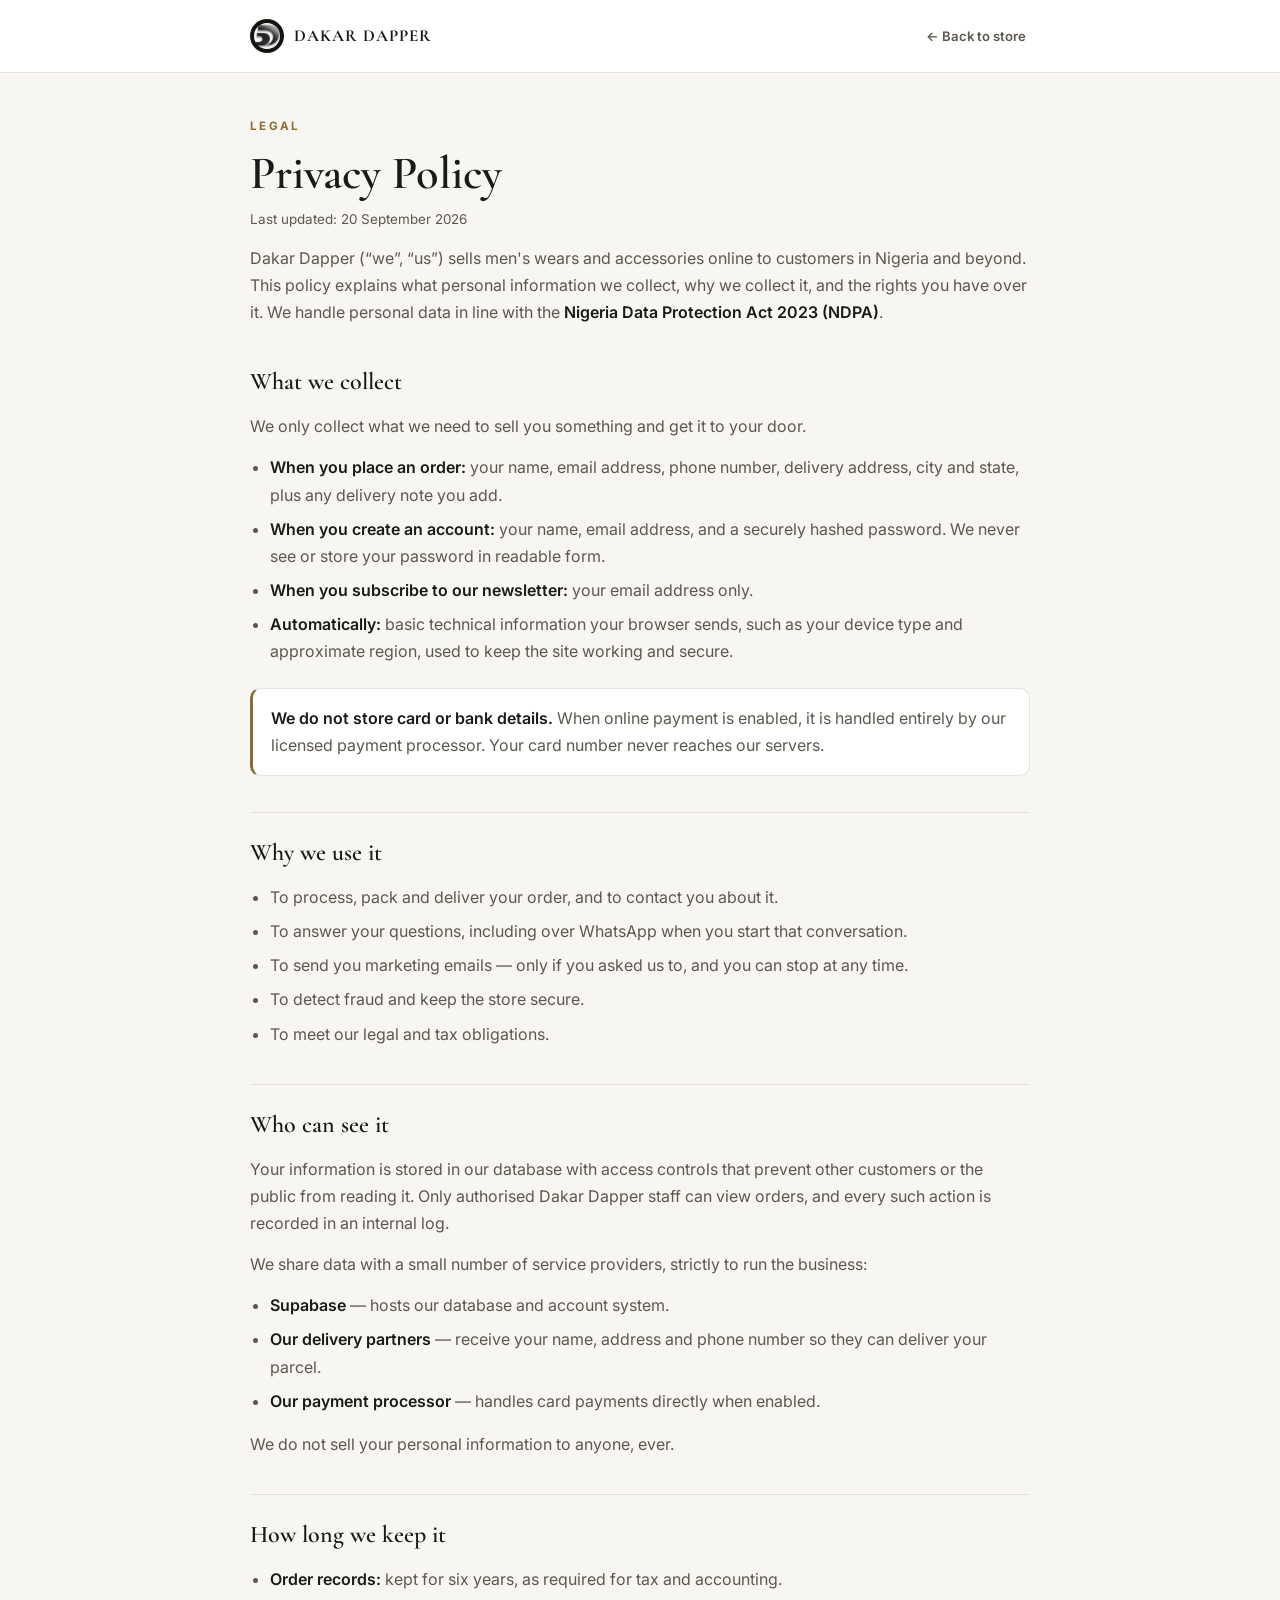
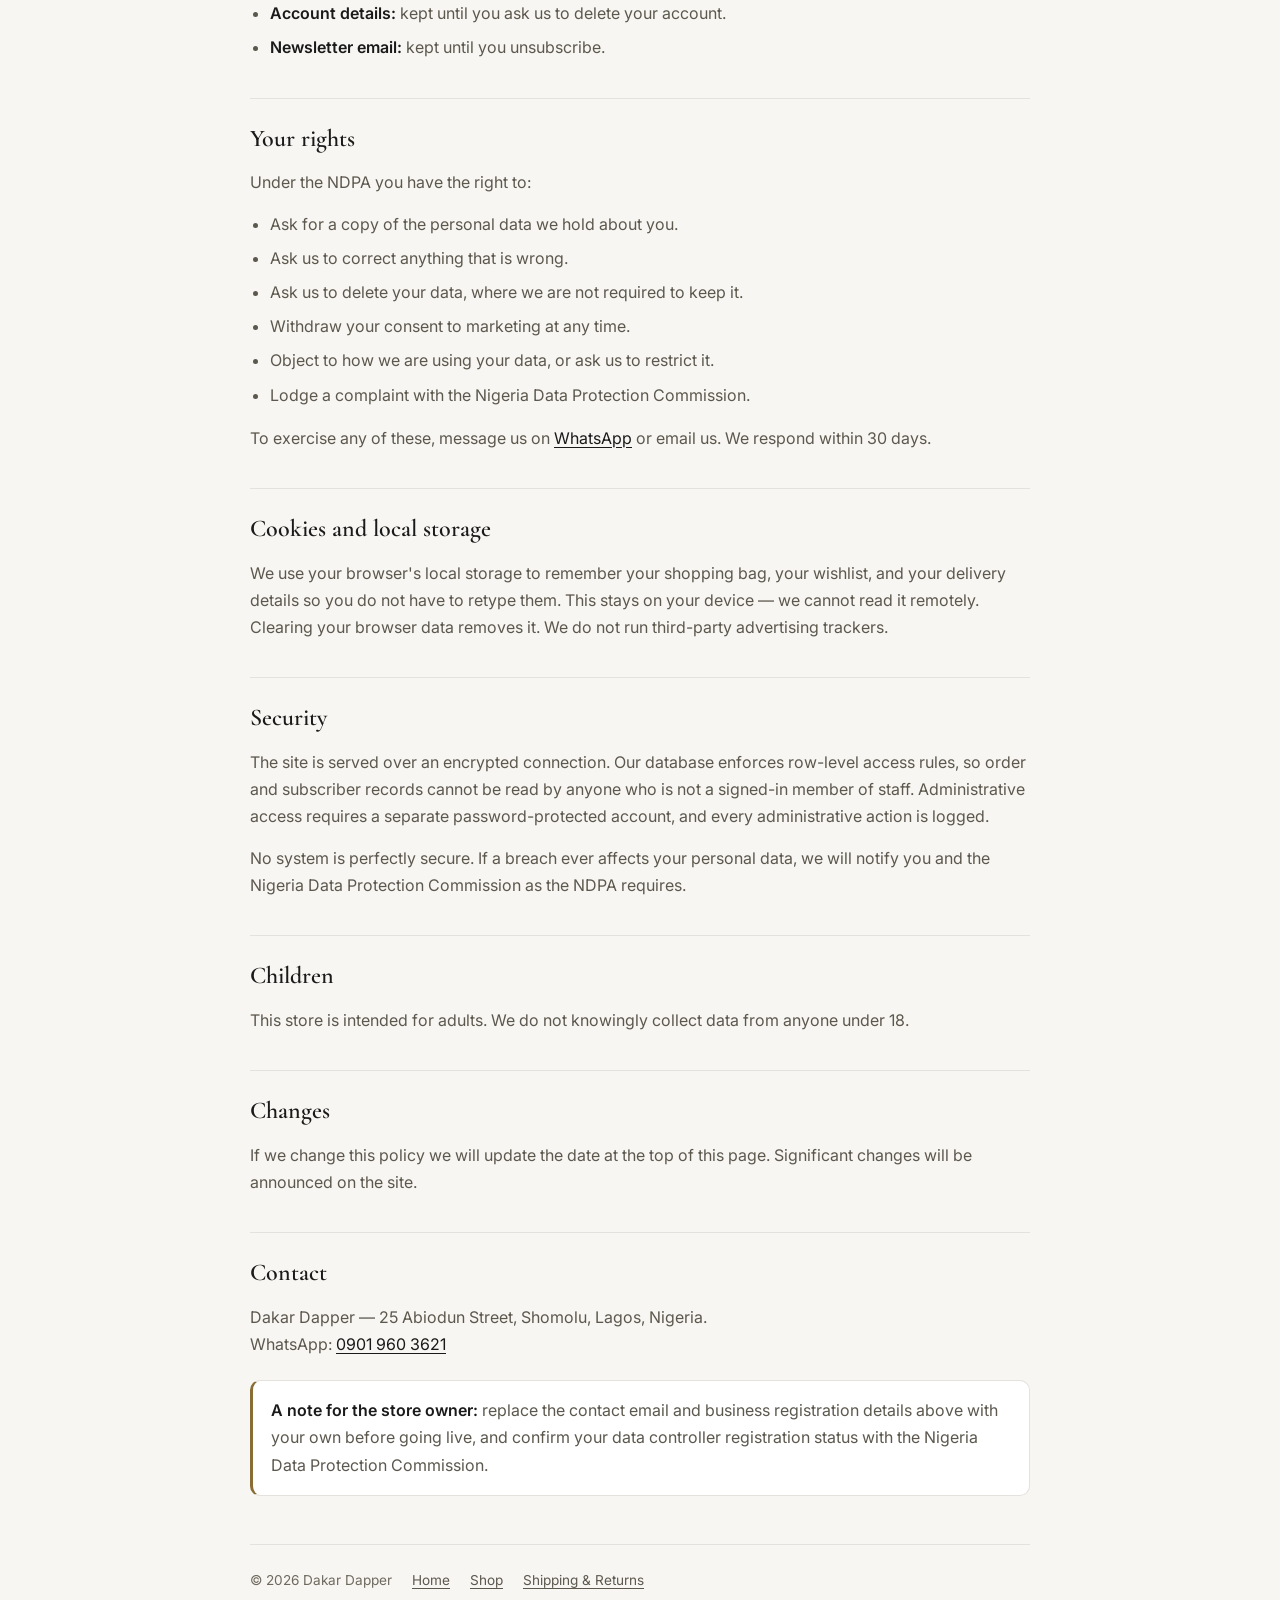
<file: privacy.html>
<!DOCTYPE html>
<html lang="en">
<head>
  <meta charset="UTF-8">
  <meta name="viewport" content="width=device-width, initial-scale=1.0">
  <title>Privacy Policy — Dakar Dapper</title>
  <meta name="description" content="How Dakar Dapper collects, uses and protects your personal information, in line with the Nigeria Data Protection Act.">
  <link rel="preconnect" href="https://fonts.googleapis.com">
  <link rel="preconnect" href="https://fonts.gstatic.com" crossorigin>
  <link rel="stylesheet" href="https://fonts.googleapis.com/css2?family=Cormorant+Garamond:wght@500;600&family=Inter:wght@400;600;700&display=swap">
  <link rel="stylesheet" href="css/page.css?v=b0fc5eb1">
  <link rel="icon" type="image/png" sizes="32x32" href="assets/favicon-32x32.png">
</head>
<body class="page-body">

<header class="page-head">
  <div class="page-head-inner">
    <a class="brand" href="index.html">
      <img src="assets/dakar-dapper-dd.png" alt="">
      <strong>DAKAR DAPPER</strong>
    </a>
    <a class="page-back" href="index.html">&larr; Back to store</a>
  </div>
</header>

<main class="page-wrap">
  <div class="page-kicker">Legal</div>
  <h1>Privacy Policy</h1>
  <p class="page-updated">Last updated: <span id="updated">20 September 2026</span></p>

  <p>
    Dakar Dapper (&ldquo;we&rdquo;, &ldquo;us&rdquo;) sells men's wears and accessories online to customers
    in Nigeria and beyond. This policy explains what personal information we collect, why we
    collect it, and the rights you have over it. We handle personal data in line with the
    <strong>Nigeria Data Protection Act 2023 (NDPA)</strong>.
  </p>

  <h2>What we collect</h2>
  <p>We only collect what we need to sell you something and get it to your door.</p>
  <ul>
    <li><strong>When you place an order:</strong> your name, email address, phone number, delivery address, city and state, plus any delivery note you add.</li>
    <li><strong>When you create an account:</strong> your name, email address, and a securely hashed password. We never see or store your password in readable form.</li>
    <li><strong>When you subscribe to our newsletter:</strong> your email address only.</li>
    <li><strong>Automatically:</strong> basic technical information your browser sends, such as your device type and approximate region, used to keep the site working and secure.</li>
  </ul>

  <div class="page-note">
    <p>
      <strong>We do not store card or bank details.</strong> When online payment is enabled, it is
      handled entirely by our licensed payment processor. Your card number never reaches our servers.
    </p>
  </div>

  <h2>Why we use it</h2>
  <ul>
    <li>To process, pack and deliver your order, and to contact you about it.</li>
    <li>To answer your questions, including over WhatsApp when you start that conversation.</li>
    <li>To send you marketing emails &mdash; only if you asked us to, and you can stop at any time.</li>
    <li>To detect fraud and keep the store secure.</li>
    <li>To meet our legal and tax obligations.</li>
  </ul>

  <h2>Who can see it</h2>
  <p>
    Your information is stored in our database with access controls that prevent other customers
    or the public from reading it. Only authorised Dakar Dapper staff can view orders, and every
    such action is recorded in an internal log.
  </p>
  <p>We share data with a small number of service providers, strictly to run the business:</p>
  <ul>
    <li><strong>Supabase</strong> &mdash; hosts our database and account system.</li>
    <li><strong>Our delivery partners</strong> &mdash; receive your name, address and phone number so they can deliver your parcel.</li>
    <li><strong>Our payment processor</strong> &mdash; handles card payments directly when enabled.</li>
  </ul>
  <p>We do not sell your personal information to anyone, ever.</p>

  <h2>How long we keep it</h2>
  <ul>
    <li><strong>Order records:</strong> kept for six years, as required for tax and accounting.</li>
    <li><strong>Account details:</strong> kept until you ask us to delete your account.</li>
    <li><strong>Newsletter email:</strong> kept until you unsubscribe.</li>
  </ul>

  <h2>Your rights</h2>
  <p>Under the NDPA you have the right to:</p>
  <ul>
    <li>Ask for a copy of the personal data we hold about you.</li>
    <li>Ask us to correct anything that is wrong.</li>
    <li>Ask us to delete your data, where we are not required to keep it.</li>
    <li>Withdraw your consent to marketing at any time.</li>
    <li>Object to how we are using your data, or ask us to restrict it.</li>
    <li>Lodge a complaint with the Nigeria Data Protection Commission.</li>
  </ul>
  <p>
    To exercise any of these, message us on
    <a href="https://wa.me/2349019603621" target="_blank" rel="noopener">WhatsApp</a>
    or email us. We respond within 30 days.
  </p>

  <h2>Cookies and local storage</h2>
  <p>
    We use your browser's local storage to remember your shopping bag, your wishlist, and your
    delivery details so you do not have to retype them. This stays on your device &mdash; we cannot
    read it remotely. Clearing your browser data removes it. We do not run third-party advertising
    trackers.
  </p>

  <h2>Security</h2>
  <p>
    The site is served over an encrypted connection. Our database enforces row-level access rules,
    so order and subscriber records cannot be read by anyone who is not a signed-in member of staff.
    Administrative access requires a separate password-protected account, and every administrative
    action is logged.
  </p>
  <p>
    No system is perfectly secure. If a breach ever affects your personal data, we will notify you
    and the Nigeria Data Protection Commission as the NDPA requires.
  </p>

  <h2>Children</h2>
  <p>This store is intended for adults. We do not knowingly collect data from anyone under 18.</p>

  <h2>Changes</h2>
  <p>
    If we change this policy we will update the date at the top of this page. Significant changes
    will be announced on the site.
  </p>

  <h2>Contact</h2>
  <p>
    Dakar Dapper &mdash; 25 Abiodun Street, Shomolu, Lagos, Nigeria.<br>
    WhatsApp: <a href="https://wa.me/2349019603621" target="_blank" rel="noopener">0901 960 3621</a>
  </p>

  <div class="page-note">
    <p>
      <strong>A note for the store owner:</strong> replace the contact email and business
      registration details above with your own before going live, and confirm your data
      controller registration status with the Nigeria Data Protection Commission.
    </p>
  </div>

  <footer class="page-foot">
    <span>&copy; <span id="year">2026</span> Dakar Dapper</span>
    <a href="index.html">Home</a>
    <a href="shop.html">Shop</a>
    <a href="shipping.html">Shipping &amp; Returns</a>
  </footer>
</main>

<script>document.getElementById("year").textContent = new Date().getFullYear();</script>
</body>
</html>
</file>
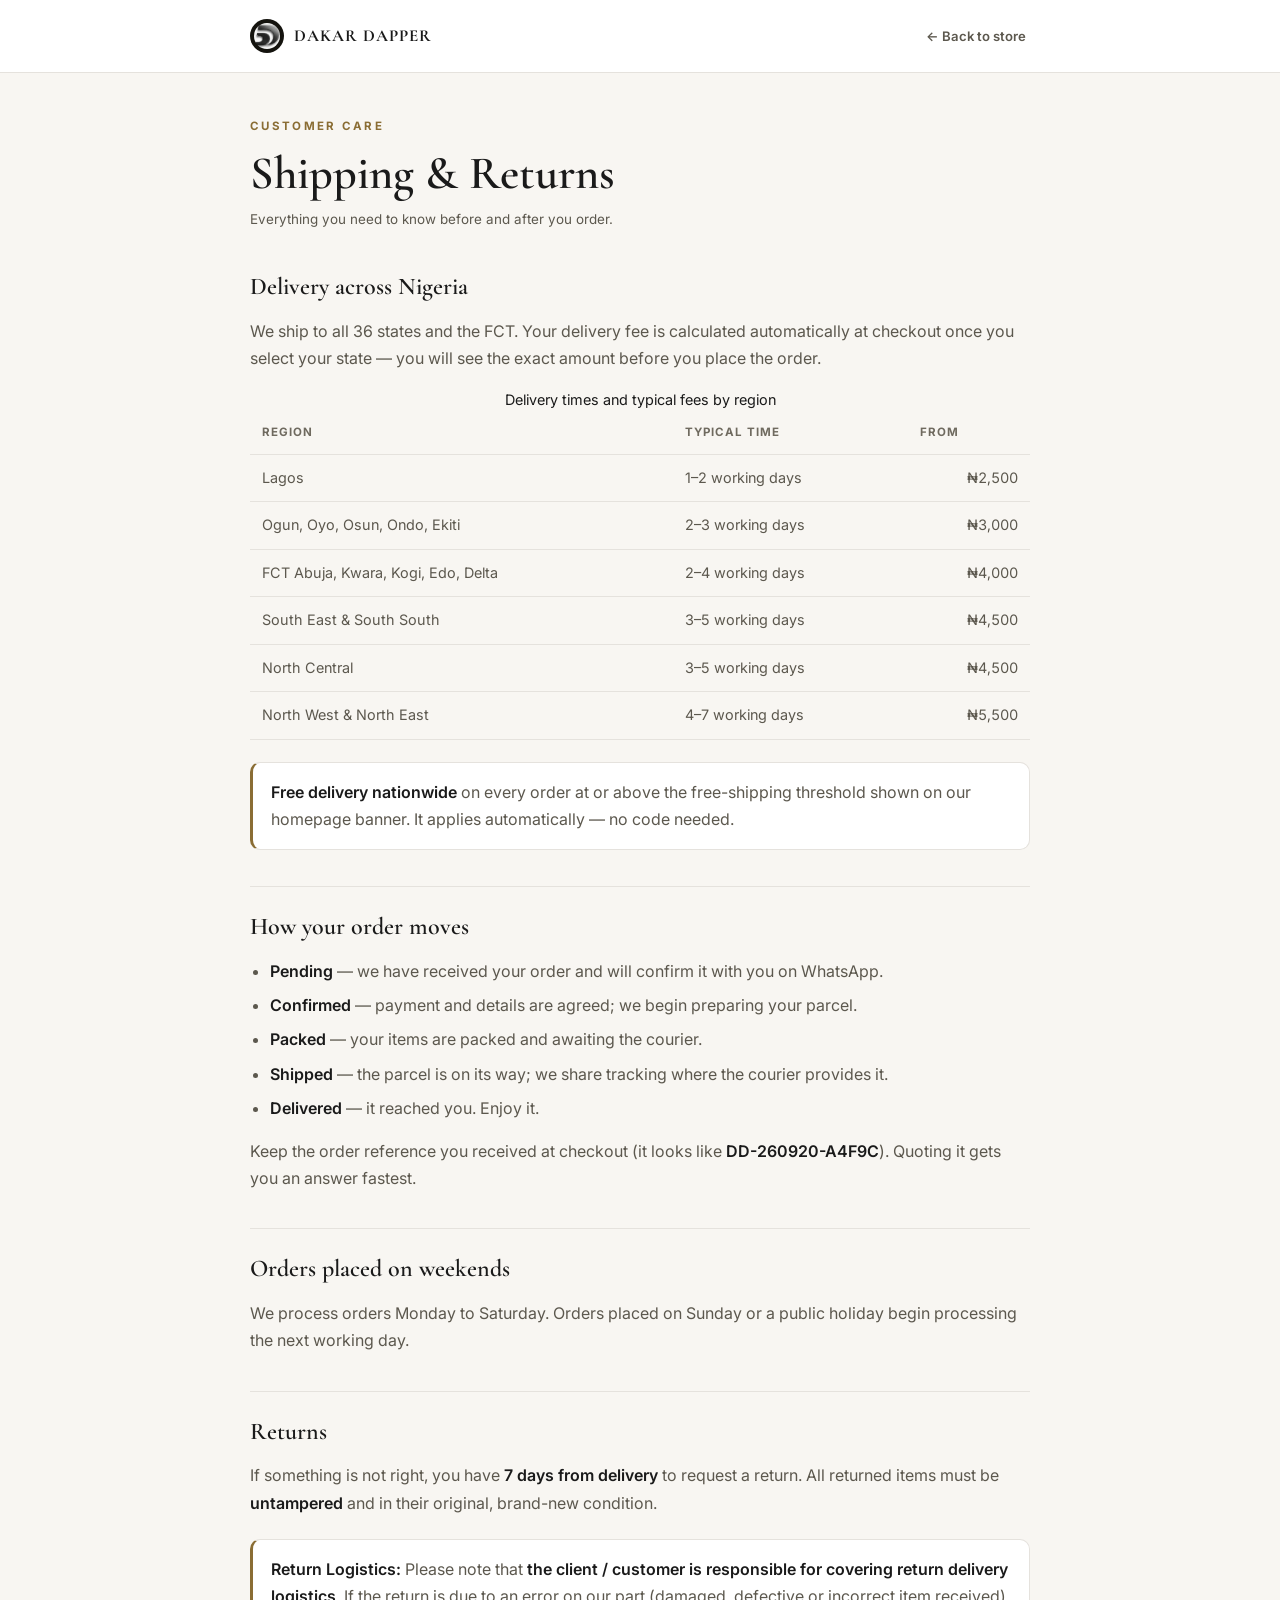
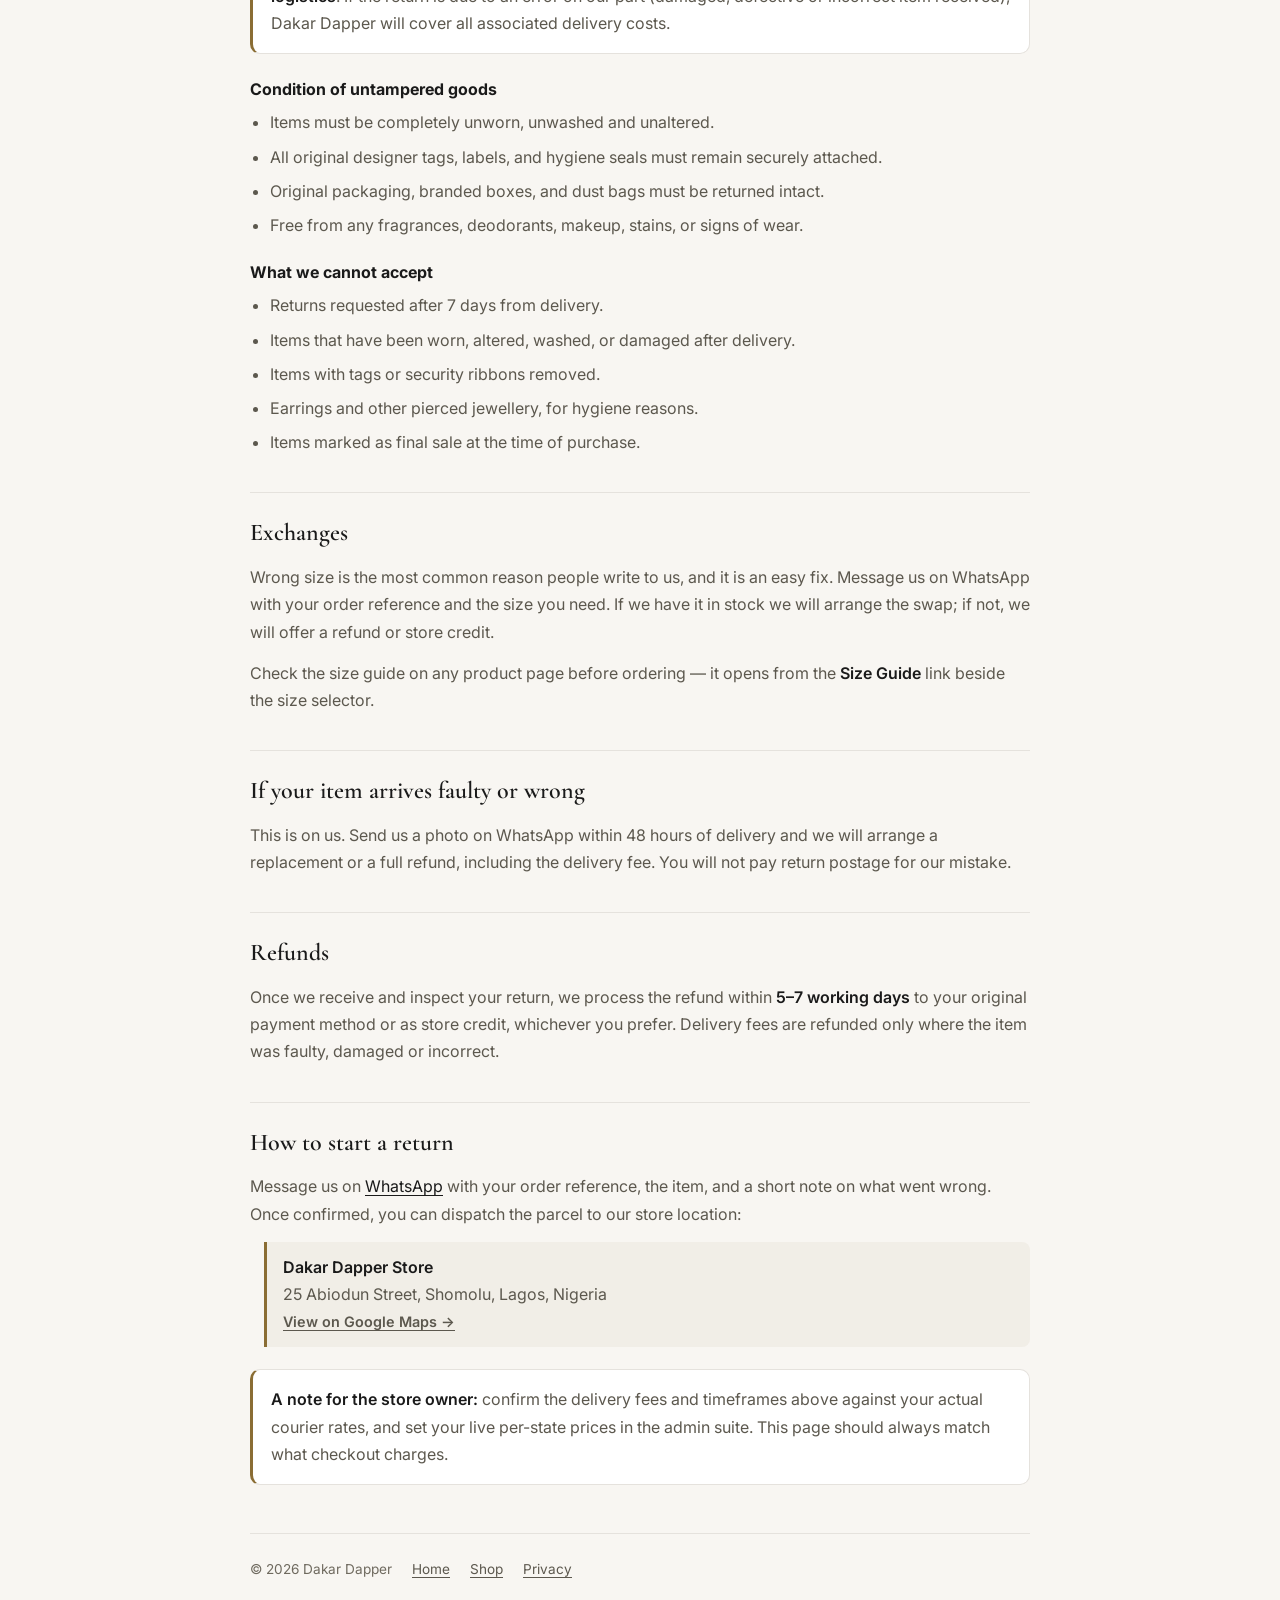
<file: shipping.html>
<!DOCTYPE html>
<html lang="en">
<head>
  <meta charset="UTF-8">
  <meta name="viewport" content="width=device-width, initial-scale=1.0">
  <title>Shipping &amp; Returns — Dakar Dapper</title>
  <meta name="description" content="Delivery times, shipping fees across Nigeria, and how to return or exchange an item from Dakar Dapper.">
  <link rel="preconnect" href="https://fonts.googleapis.com">
  <link rel="preconnect" href="https://fonts.gstatic.com" crossorigin>
  <link rel="stylesheet" href="https://fonts.googleapis.com/css2?family=Cormorant+Garamond:wght@500;600&family=Inter:wght@400;600;700&display=swap">
  <link rel="stylesheet" href="css/page.css?v=b0fc5eb1">
  <link rel="icon" type="image/png" sizes="32x32" href="assets/favicon-32x32.png">
</head>
<body class="page-body">

<header class="page-head">
  <div class="page-head-inner">
    <a class="brand" href="index.html">
      <img src="assets/dakar-dapper-dd.png" alt="">
      <strong>DAKAR DAPPER</strong>
    </a>
    <a class="page-back" href="index.html">&larr; Back to store</a>
  </div>
</header>

<main class="page-wrap">
  <div class="page-kicker">Customer Care</div>
  <h1>Shipping &amp; Returns</h1>
  <p class="page-updated">Everything you need to know before and after you order.</p>

  <h2>Delivery across Nigeria</h2>
  <p>
    We ship to all 36 states and the FCT. Your delivery fee is calculated automatically at
    checkout once you select your state &mdash; you will see the exact amount before you place
    the order.
  </p>

  <table class="page-table">
    <caption class="sr-only">Delivery times and typical fees by region</caption>
    <thead>
      <tr><th scope="col">Region</th><th scope="col">Typical time</th><th scope="col">From</th></tr>
    </thead>
    <tbody>
      <tr><td>Lagos</td><td>1&ndash;2 working days</td><td>&#8358;2,500</td></tr>
      <tr><td>Ogun, Oyo, Osun, Ondo, Ekiti</td><td>2&ndash;3 working days</td><td>&#8358;3,000</td></tr>
      <tr><td>FCT Abuja, Kwara, Kogi, Edo, Delta</td><td>2&ndash;4 working days</td><td>&#8358;4,000</td></tr>
      <tr><td>South East &amp; South South</td><td>3&ndash;5 working days</td><td>&#8358;4,500</td></tr>
      <tr><td>North Central</td><td>3&ndash;5 working days</td><td>&#8358;4,500</td></tr>
      <tr><td>North West &amp; North East</td><td>4&ndash;7 working days</td><td>&#8358;5,500</td></tr>
    </tbody>
  </table>

  <div class="page-note">
    <p>
      <strong>Free delivery nationwide</strong> on every order at or above the free-shipping
      threshold shown on our homepage banner. It applies automatically &mdash; no code needed.
    </p>
  </div>

  <h2>How your order moves</h2>
  <ul>
    <li><strong>Pending</strong> &mdash; we have received your order and will confirm it with you on WhatsApp.</li>
    <li><strong>Confirmed</strong> &mdash; payment and details are agreed; we begin preparing your parcel.</li>
    <li><strong>Packed</strong> &mdash; your items are packed and awaiting the courier.</li>
    <li><strong>Shipped</strong> &mdash; the parcel is on its way; we share tracking where the courier provides it.</li>
    <li><strong>Delivered</strong> &mdash; it reached you. Enjoy it.</li>
  </ul>
  <p>
    Keep the order reference you received at checkout (it looks like <strong>DD-260920-A4F9C</strong>).
    Quoting it gets you an answer fastest.
  </p>

  <h2>Orders placed on weekends</h2>
  <p>
    We process orders Monday to Saturday. Orders placed on Sunday or a public holiday begin
    processing the next working day.
  </p>

  <h2>Returns</h2>
  <p>
    If something is not right, you have <strong>7 days from delivery</strong> to request a return.
    All returned items must be <strong>untampered</strong> and in their original, brand-new condition.
  </p>

  <div class="page-note">
    <p>
      <strong>Return Logistics:</strong> Please note that <strong>the client / customer is responsible for covering return delivery logistics</strong>.
      If the return is due to an error on our part (damaged, defective or incorrect item received), Dakar Dapper will cover all associated delivery costs.
    </p>
  </div>

  <h3>Condition of untampered goods</h3>
  <ul>
    <li>Items must be completely unworn, unwashed and unaltered.</li>
    <li>All original designer tags, labels, and hygiene seals must remain securely attached.</li>
    <li>Original packaging, branded boxes, and dust bags must be returned intact.</li>
    <li>Free from any fragrances, deodorants, makeup, stains, or signs of wear.</li>
  </ul>

  <h3>What we cannot accept</h3>
  <ul>
    <li>Returns requested after 7 days from delivery.</li>
    <li>Items that have been worn, altered, washed, or damaged after delivery.</li>
    <li>Items with tags or security ribbons removed.</li>
    <li>Earrings and other pierced jewellery, for hygiene reasons.</li>
    <li>Items marked as final sale at the time of purchase.</li>
  </ul>

  <h2>Exchanges</h2>
  <p>
    Wrong size is the most common reason people write to us, and it is an easy fix. Message us on
    WhatsApp with your order reference and the size you need. If we have it in stock we will
    arrange the swap; if not, we will offer a refund or store credit.
  </p>
  <p>
    Check the size guide on any product page before ordering &mdash; it opens from the
    <strong>Size Guide</strong> link beside the size selector.
  </p>

  <h2>If your item arrives faulty or wrong</h2>
  <p>
    This is on us. Send us a photo on WhatsApp within 48 hours of delivery and we will arrange a
    replacement or a full refund, including the delivery fee. You will not pay return postage for
    our mistake.
  </p>

  <h2>Refunds</h2>
  <p>
    Once we receive and inspect your return, we process the refund within <strong>5&ndash;7
    working days</strong> to your original payment method or as store credit, whichever you prefer.
    Delivery fees are refunded only where the item was faulty, damaged or incorrect.
  </p>

  <h2>How to start a return</h2>
  <p>
    Message us on <a href="https://wa.me/2349019603621" target="_blank" rel="noopener">WhatsApp</a>
    with your order reference, the item, and a short note on what went wrong. Once confirmed, you can dispatch the parcel to our store location:
  </p>
  <p style="margin-left:14px;padding:12px 16px;border-left:3px solid var(--p-gold,#8A6D34);background:rgba(138,109,52,0.06);border-radius:0 8px 8px 0;">
    <strong>Dakar Dapper Store</strong><br>
    25 Abiodun Street, Shomolu, Lagos, Nigeria<br>
    <a href="https://www.google.com/maps/search/?api=1&query=25+Abiodun+Street,+Shomolu,+Lagos" target="_blank" rel="noopener" style="font-size:0.9em;color:inherit;text-decoration:underline;font-weight:600;">View on Google Maps &rarr;</a>
  </p>

  <div class="page-note">
    <p>
      <strong>A note for the store owner:</strong> confirm the delivery fees and timeframes above
      against your actual courier rates, and set your live per-state prices in the admin suite.
      This page should always match what checkout charges.
    </p>
  </div>

  <footer class="page-foot">
    <span>&copy; <span id="year">2026</span> Dakar Dapper</span>
    <a href="index.html">Home</a>
    <a href="shop.html">Shop</a>
    <a href="privacy.html">Privacy</a>
  </footer>
</main>

<script>document.getElementById("year").textContent = new Date().getFullYear();</script>
</body>
</html>
</file>
<file: css/page.css>
/* ==========================================================================
   PAGE.CSS — shared styling for the plain content pages
   (privacy, shipping & returns). Deliberately small and self-contained.
   ========================================================================== */

:root {
  --p-bg: #F8F6F2;
  --p-surface: #FFFFFF;
  --p-text: #1A1A1A;
  --p-sub: #5C584E;
  --p-faint: #6F6A5F;
  --p-gold: #8A6D34;
  --p-border: #E5E2DD;
  --p-ink: #14130E;
}

@media (prefers-color-scheme: dark) {
  :root:not([data-theme="light"]) {
    --p-bg: #121210;
    --p-surface: #1C1B18;
    --p-text: #F5F3EE;
    --p-sub: #B6B2A8;
    --p-faint: #9A958A;
    --p-gold: #D4B97C;
    --p-border: #2E2C28;
    --p-ink: #F5F3EE;
  }
}

* { box-sizing: border-box; margin: 0; padding: 0; }

body.page-body {
  font-family: 'Inter', -apple-system, BlinkMacSystemFont, sans-serif;
  background: var(--p-bg);
  color: var(--p-text);
  line-height: 1.7;
  -webkit-font-smoothing: antialiased;
  overflow-x: hidden;
}

.page-head {
  border-bottom: 1px solid var(--p-border);
  background: var(--p-surface);
  position: sticky;
  top: 0;
  z-index: 10;
}
.page-head-inner {
  max-width: 820px;
  margin: 0 auto;
  padding: 14px 20px;
  display: flex;
  align-items: center;
  gap: 11px;
}
.page-head a.brand { display: flex; align-items: center; gap: 10px; text-decoration: none; color: inherit; }
.page-head img { width: 34px; height: 34px; border-radius: 50%; background: var(--p-ink); padding: 4px; }
.page-head strong {
  font-family: 'Cormorant Garamond', Georgia, serif;
  font-size: 1.05rem;
  letter-spacing: .06em;
}
.page-back {
  margin-left: auto;
  font-size: .82rem;
  font-weight: 600;
  color: var(--p-sub);
  text-decoration: none;
  min-height: 44px;
  display: inline-flex;
  align-items: center;
  padding: 0 4px;
}
.page-back:hover { color: var(--p-text); }

.page-wrap { max-width: 820px; margin: 0 auto; padding: 44px 20px 80px; }

.page-kicker {
  font-size: .72rem;
  font-weight: 700;
  letter-spacing: .2em;
  text-transform: uppercase;
  color: var(--p-gold);
  margin-bottom: 10px;
}
.page-wrap h1 {
  font-family: 'Cormorant Garamond', Georgia, serif;
  font-size: clamp(2rem, 7vw, 2.9rem);
  font-weight: 600;
  line-height: 1.15;
  margin-bottom: 8px;
}
.page-updated { font-size: .84rem; color: var(--p-faint); margin-bottom: 36px; }

.page-wrap h2 {
  font-family: 'Cormorant Garamond', Georgia, serif;
  font-size: 1.5rem;
  font-weight: 600;
  margin: 36px 0 10px;
  padding-top: 20px;
  border-top: 1px solid var(--p-border);
}
.page-wrap h2:first-of-type { border-top: none; padding-top: 0; }
.page-wrap h3 { font-size: 1rem; font-weight: 700; margin: 20px 0 6px; }

.page-wrap p { margin-bottom: 14px; color: var(--p-sub); }
.page-wrap strong { color: var(--p-text); font-weight: 600; }
.page-wrap a { color: var(--p-text); text-underline-offset: 3px; }

.page-wrap ul { margin: 0 0 16px 0; padding-left: 20px; color: var(--p-sub); }
.page-wrap li { margin-bottom: 7px; }

.page-note {
  background: var(--p-surface);
  border: 1px solid var(--p-border);
  border-left: 3px solid var(--p-gold);
  border-radius: 10px;
  padding: 16px 18px;
  margin: 22px 0;
}
.page-note p:last-child { margin-bottom: 0; }

.page-table { width: 100%; border-collapse: collapse; margin: 16px 0 22px; font-size: .9rem; }
.page-table th, .page-table td {
  padding: 11px 12px;
  text-align: left;
  border-bottom: 1px solid var(--p-border);
}
.page-table th {
  font-size: .72rem;
  text-transform: uppercase;
  letter-spacing: .08em;
  color: var(--p-faint);
  font-weight: 700;
}
.page-table td { color: var(--p-sub); }
.page-table td:last-child { text-align: right; white-space: nowrap; font-variant-numeric: tabular-nums; }

.page-foot {
  border-top: 1px solid var(--p-border);
  margin-top: 48px;
  padding-top: 24px;
  font-size: .85rem;
  color: var(--p-faint);
  display: flex;
  flex-wrap: wrap;
  gap: 8px 20px;
}
.page-foot a { color: var(--p-sub); }

@media (max-width: 520px) {
  .page-wrap { padding: 32px 18px 60px; }
  .page-table { font-size: .84rem; }
  .page-table th, .page-table td { padding: 9px 8px; }
}

@media (prefers-reduced-motion: reduce) {
  * { transition: none !important; animation: none !important; }
}
</file>
